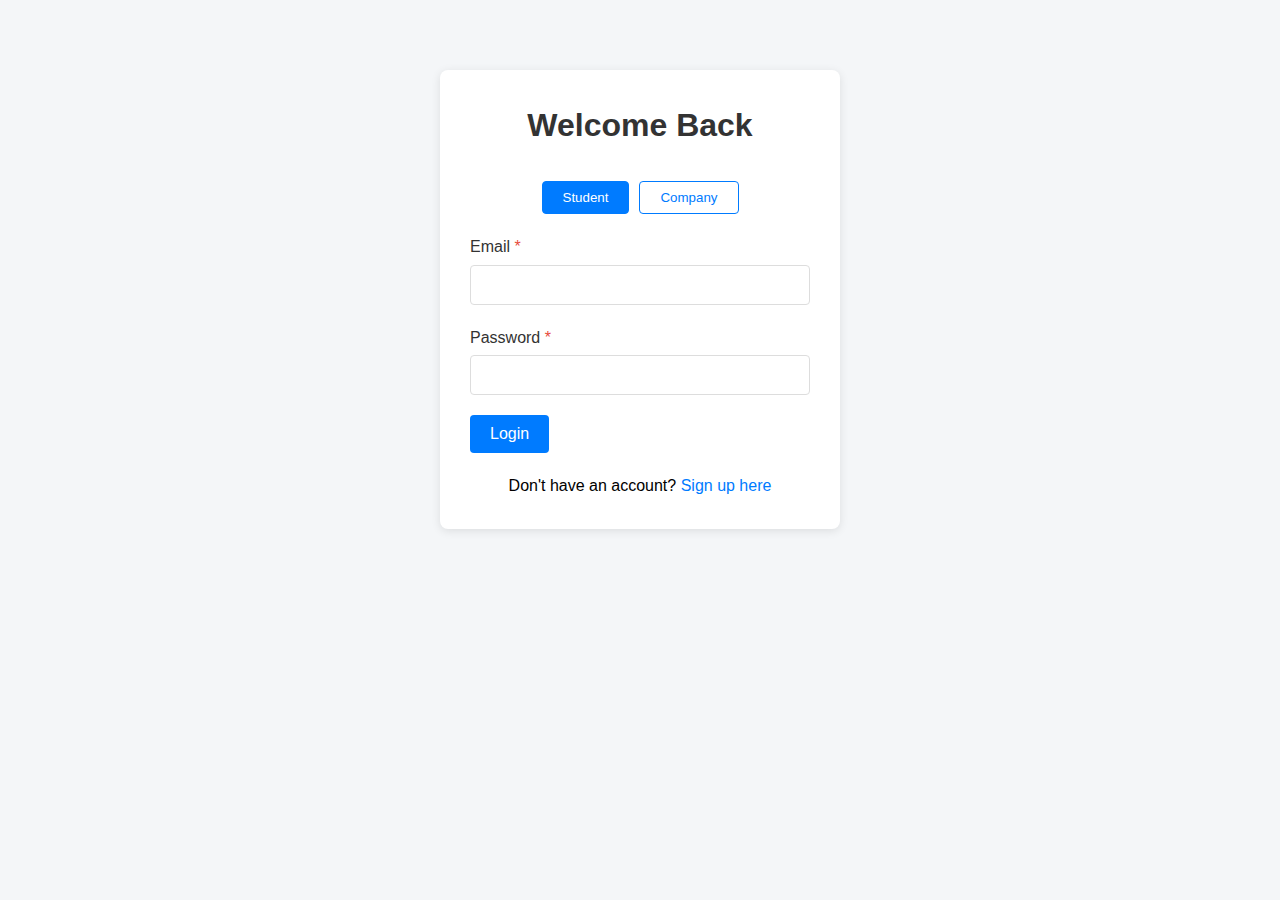
<file: index.html>
<!DOCTYPE html>
<html lang="en">
<head>
    <meta charset="UTF-8">
    <meta name="viewport" content="width=device-width, initial-scale=1.0">
    <title>Login - Student-Company Portal</title>
    <link rel="stylesheet" href="css/style.css">
    <link rel="stylesheet" href="css/auth.css">
</head>
<body>
    <div class="container">
        <div class="auth-box">
            <h1>Welcome Back</h1>
            
            <div class="user-type-selector">
                <button class="user-type active" data-type="student">Student</button>
                <button class="user-type" data-type="company">Company</button>
            </div>

            <form id="login-form">
                <div class="form-group">
                    <label for="email">Email</label>
                    <input type="email" id="email" required>
                    <span class="error-message" id="email-error"></span>
                </div>

                <div class="form-group">
                    <label for="password">Password</label>
                    <input type="password" id="password" required>
                    <span class="error-message" id="password-error"></span>
                </div>

                <div class="form-group">
                    <span class="error-message" id="login-error"></span>
                </div>

                <button type="submit" class="btn-primary">Login</button>
            </form>

            <p class="auth-link">Don't have an account? <a href="signup.html">Sign up here</a></p>
        </div>
    </div>
    <script src="js/login.js"></script>
</body>
</html>
</file>
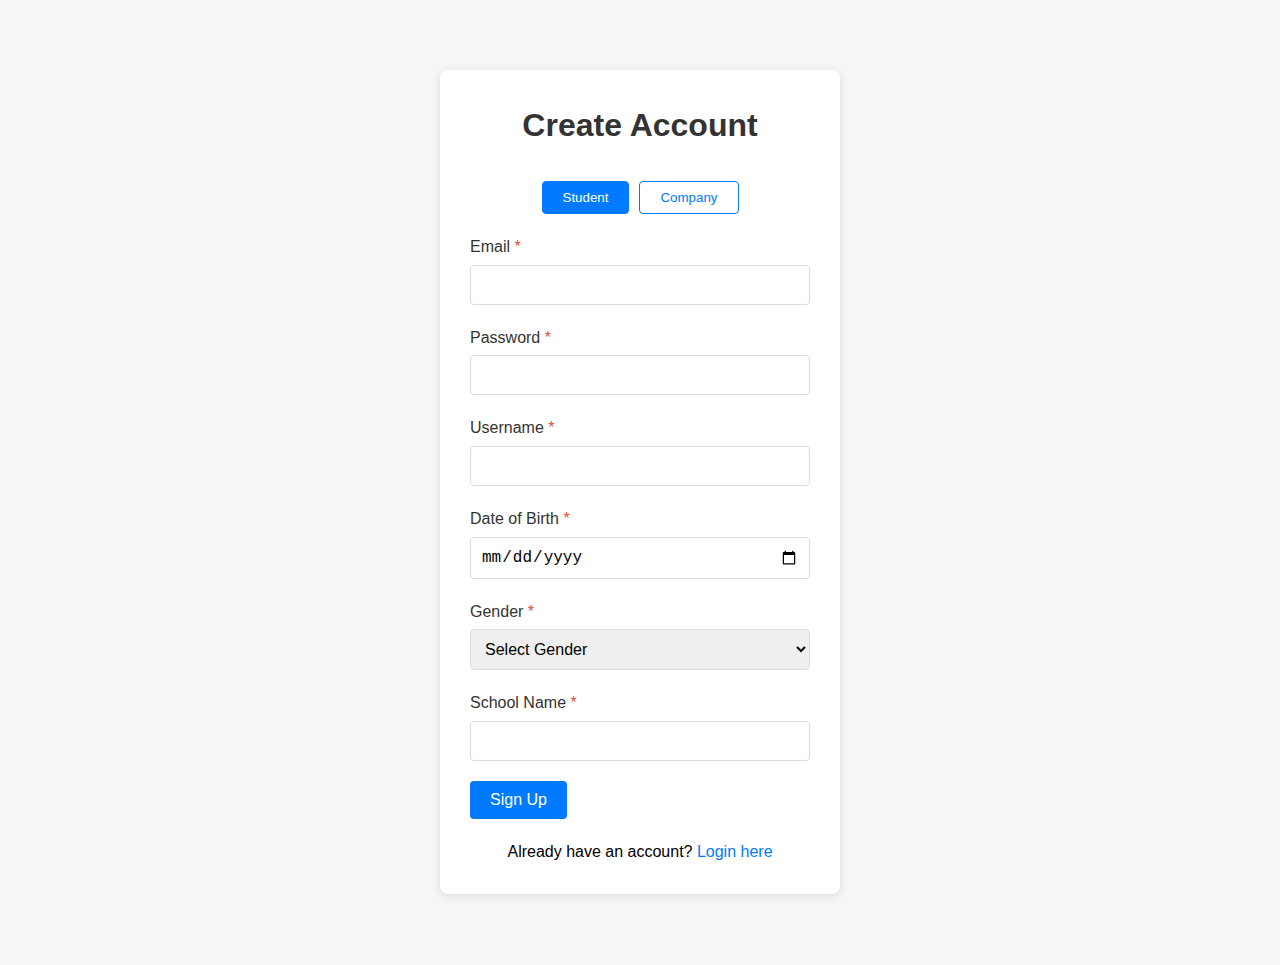
<file: signup.html>
<!DOCTYPE html>
<html lang="en">
<head>
    <meta charset="UTF-8">
    <meta name="viewport" content="width=device-width, initial-scale=1.0">
    <title>Sign Up - Student-Company Portal</title>
    <link rel="stylesheet" href="css/style.css">
    <link rel="stylesheet" href="css/auth.css">
</head>
<body>
    <div class="container">
        <div class="auth-box">
            <h1>Create Account</h1>
            
            <div class="user-type-selector">
                <button type="button" class="user-type active" data-type="student">Student</button>
                <button type="button" class="user-type" data-type="company">Company</button>
            </div>

            <form id="signup-form" onsubmit="return false;">
                <!-- Common Fields -->
                <div class="form-group">
                    <label for="email">Email</label>
                    <input type="email" id="email" name="email" required>
                    <span class="error-message" id="email-error"></span>
                </div>

                <div class="form-group">
                    <label for="password">Password</label>
                    <input type="password" id="password" name="password" required>
                    <span class="error-message" id="password-error"></span>
                </div>

                <div class="form-group">
                    <label for="username">Username</label>
                    <input type="text" id="username" name="username" required>
                    <span class="error-message" id="username-error"></span>
                </div>

                <!-- Student Fields -->
                <div id="student-fields">
                    <div class="form-group">
                        <label for="dob">Date of Birth</label>
                        <input type="date" id="dob" name="dob" required>
                        <span class="error-message" id="dob-error"></span>
                    </div>

                    <div class="form-group">
                        <label for="gender">Gender</label>
                        <select id="gender" name="gender" required>
                            <option value="">Select Gender</option>
                            <option value="male">Male</option>
                            <option value="female">Female</option>
                            <option value="other">Other</option>
                        </select>
                        <span class="error-message" id="gender-error"></span>
                    </div>

                    <div class="form-group">
                        <label for="school">School Name</label>
                        <input type="text" id="school" name="school" required>
                        <span class="error-message" id="school-error"></span>
                    </div>
                </div>

                <!-- Company Fields -->
                <div id="company-fields" style="display: none;">
                    <div class="form-group">
                        <label for="company-name">Company Name</label>
                        <input type="text" id="company-name" name="company-name" required>
                        <span class="error-message" id="company-name-error"></span>
                    </div>

                    <div class="form-group">
                        <label for="contact">Contact Number</label>
                        <input type="tel" id="contact" name="contact" required>
                        <span class="error-message" id="contact-error"></span>
                    </div>
                </div>

                <div class="form-group">
                    <span class="error-message" id="general-error"></span>
                </div>

                <button type="submit" class="btn-primary" onclick="document.getElementById('signup-form').dispatchEvent(new Event('submit'))">Sign Up</button>
            </form>

            <p class="auth-link">Already have an account? <a href="index.html">Login here</a></p>
        </div>
    </div>
    <script src="js/signup.js"></script>
</body>
</html>
</file>
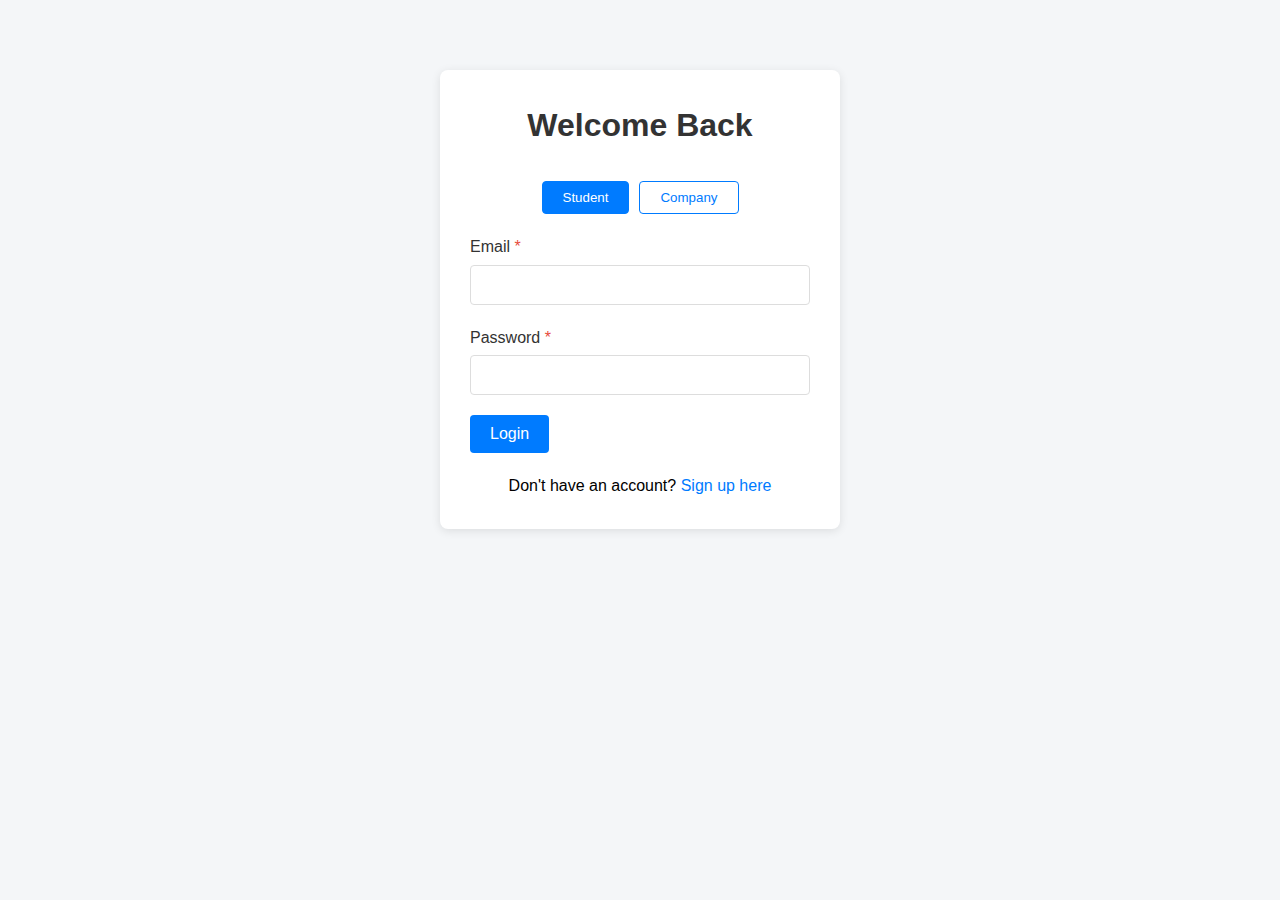
<file: dashboards/company.html>
<!DOCTYPE html>
<html lang="en">
<head>
    <meta charset="UTF-8">
    <meta name="viewport" content="width=device-width, initial-scale=1.0">
    <title>Company Dashboard</title>
    <link rel="stylesheet" href="../css/style.css">
    <link rel="stylesheet" href="../css/company-dashboard.css">
</head>
<body>
    <div class="container">
        <header class="dashboard-header">
            <h1>Company Dashboard</h1>
            <div class="user-info">
                <span id="company-name"></span>
                <button class="btn-logout" onclick="logout()">Logout</button>
            </div>
        </header>

        <main>
            <div class="programming-languages">
                <!-- Programming languages will be populated here -->
            </div>
        </main>
    </div>

    <script src="../js/dummy-data.js"></script>
    <script>
        document.addEventListener('DOMContentLoaded', function() {
            // Check if user is logged in
            const user = JSON.parse(localStorage.getItem('currentUser'));
            if (!user || user.type !== 'company') {
                window.location.href = '../index.html';
                return;
            }

            // Display company name
            document.getElementById('company-name').textContent = user.username;

            // Sort languages alphabetically
            const sortedLanguages = [...programmingLanguages].sort((a, b) => 
                a.name.localeCompare(b.name)
            );

            // Create dummy student data
            const students = [
                {
                    id: 1,
                    name: "John Doe",
                    profilePic: "https://via.placeholder.com/50",
                    progress: {
                        "JavaScript": calculateProgress(0.8),
                        "Python": calculateProgress(0.6),
                        "Java": calculateProgress(0.4),
                        "C++": calculateProgress(0.3),
                        "SQL": calculateProgress(0.9)
                    }
                },
                {
                    id: 2,
                    name: "Jane Smith",
                    profilePic: "https://via.placeholder.com/50",
                    progress: {
                        "JavaScript": calculateProgress(0.9),
                        "Python": calculateProgress(0.7),
                        "Java": calculateProgress(0.5),
                        "C++": calculateProgress(0.6),
                        "SQL": calculateProgress(0.8)
                    }
                },
                {
                    id: 3,
                    name: "Bob Wilson",
                    profilePic: "https://via.placeholder.com/50",
                    progress: {
                        "JavaScript": calculateProgress(0.5),
                        "Python": calculateProgress(0.8),
                        "Java": calculateProgress(0.7),
                        "C++": calculateProgress(0.4),
                        "SQL": calculateProgress(0.6)
                    }
                }
            ];

            // Render languages and student progress
            const languagesContainer = document.querySelector('.programming-languages');
            sortedLanguages.forEach(language => {
                const languageSection = document.createElement('div');
                languageSection.className = 'language-section';
                
                // Sort students by their progress in this language
                const sortedStudents = [...students].sort((a, b) => 
                    b.progress[language.name].score - a.progress[language.name].score
                );

                languageSection.innerHTML = `
                    <div class="language-header">
                        <h2>${language.name}</h2>
                    </div>
                    <div class="students-list">
                        ${sortedStudents.map(student => `
                            <div class="student-card">
                                <img src="${student.profilePic}" alt="${student.name}" class="student-profile-pic">
                                <div class="student-info">
                                    <h3>${student.name}</h3>
                                    <div class="progress-bar">
                                        <div class="progress-fill" style="width: ${student.progress[language.name].score}%"></div>
                                    </div>
                                    <p class="progress-text">Progress: ${student.progress[language.name].score}%</p>
                                </div>
                            </div>
                        `).join('')}
                    </div>
                `;

                languagesContainer.appendChild(languageSection);
            });
        });

        function calculateProgress(completion) {
            return {
                score: Math.round(completion * 100),
                completedTopics: Math.floor(completion * 10)
            };
        }

        function logout() {
            localStorage.removeItem('currentUser');
            window.location.href = '../index.html';
        }
    </script>
</body>
</html>
</file>
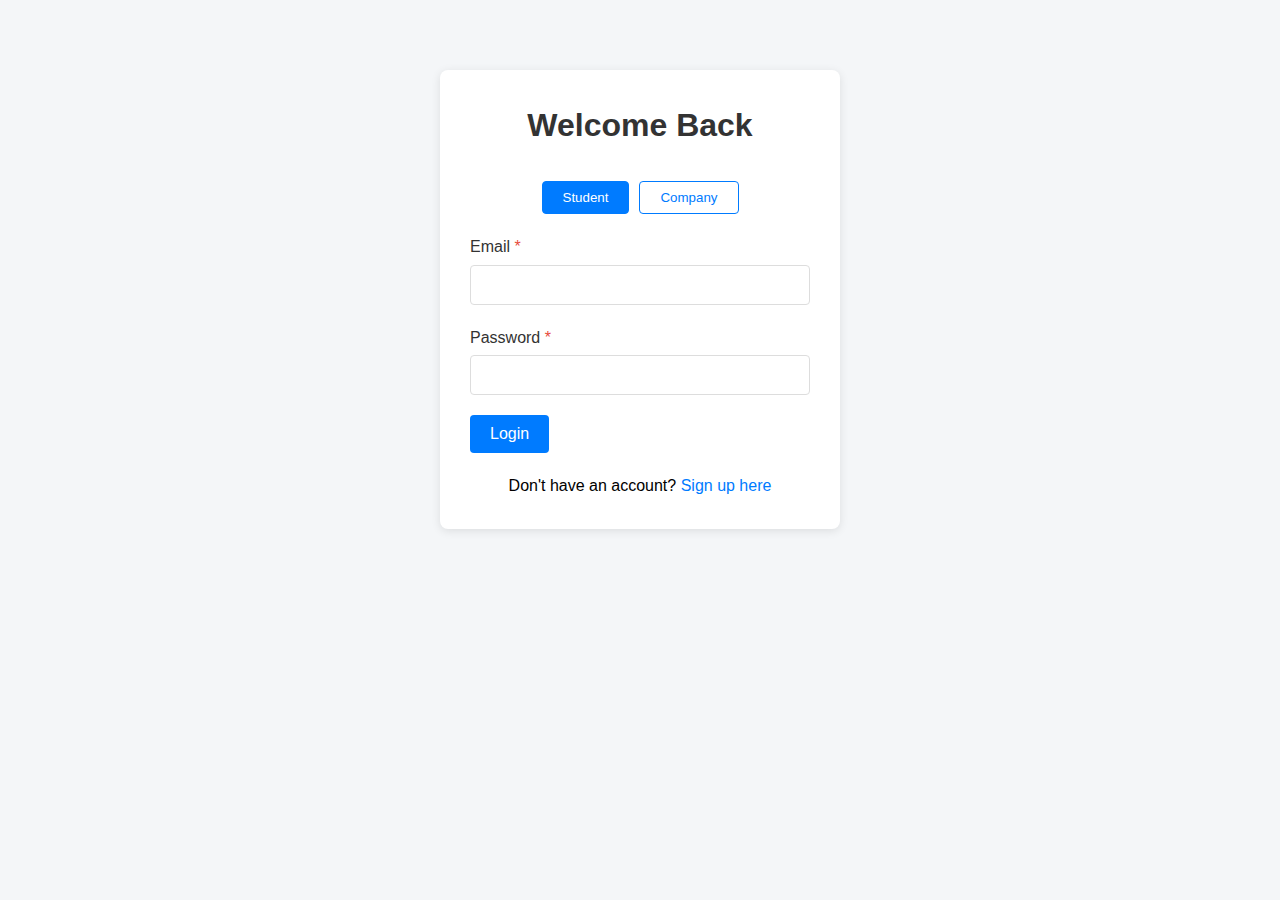
<file: dashboards/student.html>
<!DOCTYPE html>
<html lang="en">
<head>
    <meta charset="UTF-8">
    <!DOCTYPE html>
<html lang="en">
<head>
    <meta charset="UTF-8">
    <meta name="viewport" content="width=device-width, initial-scale=1.0">
    <title>Student Dashboard</title>
    <link rel="stylesheet" href="../css/style.css">
    <link rel="stylesheet" href="../css/student-dashboard.css">
</head>
<body>
    <div class="container">
        <header class="dashboard-header">
            <h1>Student Dashboard</h1>
            <div class="user-info">
                <span id="student-name"></span>
                <button class="btn-logout" onclick="logout()">Logout</button>
            </div>
        </header>

        <main>
            <div class="programming-languages">
                <!-- Programming languages will be populated here -->
            </div>
        </main>
    </div>

    <!-- Topic Modal -->
    <div id="topic-modal" class="modal">
        <div class="modal-content">
            <div class="modal-header">
                <h2 id="modal-title"></h2>
                <span class="close">&times;</span>
            </div>
            <div class="modal-body">
                <div class="topic-sections">
                    <section class="description-section">
                        <h3>Description</h3>
                        <div id="topic-description"></div>
                    </section>

                    <section class="examples-section">
                        <h3>Examples</h3>
                        <div id="topic-examples"></div>
                    </section>

                    <section class="questions-section">
                        <h3>Questions</h3>
                        <div id="topic-questions"></div>
                    </section>

                    <section class="submission-section">
                        <h3>Your Submission</h3>
                        <div class="file-upload">
                            <input type="file" id="solution-file" accept=".js,.py,.java,.txt">
                            <div class="file-controls">
                                <button class="btn-primary" id="btn-upload">Upload Solution</button>
                                <button class="btn-secondary" id="btn-edit" style="display: none;">Edit</button>
                                <button class="btn-danger" id="btn-delete" style="display: none;">Delete</button>
                                <button class="btn-warning" id="btn-reset">Reset</button>
                            </div>
                        </div>
                        <div id="current-file-info"></div>
                    </section>
                </div>
            </div>
        </div>
    </div>

    <script src="../js/dummy-data.js"></script>
    <script src="../js/student-dashboard.js"></script>
</body>
</html>
</file>
<file: css/auth.css>
.auth-box {
    background: white;
    max-width: 400px;
    margin: 50px auto;
    padding: 30px;
    border-radius: 8px;
    box-shadow: 0 2px 10px rgba(0, 0, 0, 0.1);
}

.auth-box h1 {
    text-align: center;
    margin-bottom: 30px;
    color: #333;
}

.user-type-selector {
    display: flex;
    justify-content: center;
    gap: 10px;
    margin-bottom: 20px;
}

.user-type {
    padding: 8px 20px;
    border: 1px solid #007bff;
    background: none;
    color: #007bff;
    cursor: pointer;
    border-radius: 4px;
}

.user-type.active {
    background: #007bff;
    color: white;
}

.form-group {
    margin-bottom: 20px;
    position: relative;
}

.form-group label {
    display: block;
    margin-bottom: 5px;
    color: #333;
}

.form-group input,
.form-group select {
    width: 100%;
    padding: 10px;
    border: 1px solid #ddd;
    border-radius: 4px;
    font-size: 16px;
}

.form-group input:focus,
.form-group select:focus {
    outline: none;
    border-color: #007bff;
    box-shadow: 0 0 0 2px rgba(0,123,255,0.25);
}

/* Required field indicator */
label[for]:after {
    content: " *";
    color: #e74c3c;
}

.auth-link {
    text-align: center;
    margin-top: 20px;
}

.auth-link a {
    color: #007bff;
    text-decoration: none;
}

.auth-link a:hover {
    text-decoration: underline;
}

.error-message {
    color: #dc3545;
    font-size: 0.875rem;
    margin-top: 0.25rem;
    display: none;
}

.form-group.error input,
.form-group.error select {
    border-color: #dc3545;
}

.form-group.error .error-message {
    display: block;
}

#login-error {
    text-align: center;
    margin-bottom: 1rem;
}
</file>
<file: css/company-dashboard.css>
/* Header Styles */
.dashboard-header {
    background: #2c3e50;
    color: white;
    padding: 1rem 0;
    margin-bottom: 2rem;
}

.dashboard-header .container {
    display: flex;
    justify-content: space-between;
    align-items: center;
}

.user-info {
    display: flex;
    align-items: center;
    gap: 1rem;
}

#company-name {
    font-weight: bold;
}

/* Main Content */
main {
    padding: 20px;
    background: white;
    border-radius: 8px;
    box-shadow: 0 2px 4px rgba(0,0,0,0.1);
}

/* Logout Button */
.btn-logout {
    background: #e74c3c;
    color: white;
    border: none;
    padding: 0.5rem 1rem;
    border-radius: 4px;
    cursor: pointer;
    transition: background-color 0.3s ease;
}

.btn-logout:hover {
    background: #c0392b;
}

/* Programming Languages Section */
.programming-languages {
    display: flex;
    flex-direction: column;
    gap: 2rem;
}

.language-section {
    background: white;
    border-radius: 8px;
    box-shadow: 0 2px 4px rgba(0,0,0,0.1);
    overflow: hidden;
}

.language-header {
    background: #f8f9fa;
    padding: 1rem;
    border-bottom: 1px solid #dee2e6;
}

.language-header h2 {
    margin: 0;
    color: #2c3e50;
}

/* Students List */
.students-list {
    padding: 1rem;
}

.student-card {
    display: flex;
    align-items: center;
    padding: 1rem;
    border: 1px solid #dee2e6;
    border-radius: 4px;
    margin-bottom: 1rem;
    transition: transform 0.2s ease, box-shadow 0.2s ease;
}

.student-card:hover {
    transform: translateY(-2px);
    box-shadow: 0 4px 6px rgba(0,0,0,0.1);
}

.student-card:last-child {
    margin-bottom: 0;
}

.student-profile-pic {
    width: 50px;
    height: 50px;
    border-radius: 50%;
    margin-right: 1rem;
    object-fit: cover;
}

.student-info {
    flex-grow: 1;
}

.student-info h3 {
    margin: 0 0 0.5rem 0;
    color: #2c3e50;
}

/* Progress Bar */
.progress-bar {
    height: 8px;
    background: #e9ecef;
    border-radius: 4px;
    overflow: hidden;
    margin-bottom: 0.5rem;
}

.progress-fill {
    height: 100%;
    background: #28a745;
    transition: width 0.3s ease;
}

.progress-text {
    color: #6c757d;
    font-size: 0.875rem;
    margin: 0;
}

/* Responsive Design */
@media (max-width: 768px) {
    .student-card {
        flex-direction: column;
        text-align: center;
    }

    .student-profile-pic {
        margin: 0 0 1rem 0;
    }

    .student-info {
        width: 100%;
    }
}

/* Empty State */
.no-students {
    text-align: center;
    padding: 2rem;
    color: #6c757d;
}

/* Loading State */
.loading {
    text-align: center;
    padding: 2rem;
}

.loading::after {
    content: "Loading...";
    color: #6c757d;
}
</file>
<file: css/student-dashboard.css>
/* Dashboard Layout */
.dashboard-header {
    background: #2c3e50;
    color: white;
    padding: 1rem 0;
    margin-bottom: 2rem;
}

.dashboard-header .container {
    display: flex;
    justify-content: space-between;
    align-items: center;
}

.user-info {
    display: flex;
    align-items: center;
    gap: 1rem;
}

/* Programming Languages Section */
.programming-languages {
    display: flex;
    flex-direction: column;
    gap: 2rem;
}

.language-card {
    background: white;
    border-radius: 8px;
    box-shadow: 0 2px 4px rgba(0,0,0,0.1);
    overflow: hidden;
}

.language-header {
    background: #f8f9fa;
    padding: 1rem;
    border-bottom: 1px solid #dee2e6;
    display: flex;
    justify-content: space-between;
    align-items: center;
}

.progress-bar {
    width: 200px;
    height: 8px;
    background: #e9ecef;
    border-radius: 4px;
    overflow: hidden;
}

.progress-fill {
    height: 100%;
    background: #28a745;
    transition: width 0.3s ease;
}

/* Topics Grid */
.topics-grid {
    display: grid;
    grid-template-columns: repeat(auto-fill, minmax(250px, 1fr));
    gap: 1rem;
    padding: 1rem;
}

.topic-card {
    border: 1px solid #dee2e6;
    border-radius: 4px;
    padding: 1rem;
    cursor: pointer;
    transition: all 0.2s ease;
    position: relative;
    overflow: hidden;
}

.topic-card:hover {
    transform: translateY(-2px);
    box-shadow: 0 4px 6px rgba(0,0,0,0.1);
}

.topic-card::after {
    content: '';
    position: absolute;
    top: 0;
    left: 0;
    width: 100%;
    height: 4px;
}

.topic-card.completed::after {
    background-color: #28a745;
}

.topic-card.pending::after {
    background-color: #ffc107;
}

.topic-card.not_started::after {
    background-color: #6c757d;
}

.progress-info {
    display: flex;
    align-items: center;
    gap: 1rem;
    margin-top: 0.5rem;
}

.progress-bar {
    flex-grow: 1;
    height: 8px;
    background: #e9ecef;
    border-radius: 4px;
    overflow: hidden;
}

.progress-fill {
    height: 100%;
    background: #28a745;
    transition: width 0.3s ease;
}

/* Topic Status Colors */
.topic-card.completed {
    border-left: 4px solid #28a745;
}

.topic-card.pending {
    border-left: 4px solid #ffc107;
}

.topic-card.not-started {
    border-left: 4px solid #6c757d;
}

/* Modal Styles */
.modal {
    display: none;
    position: fixed;
    top: 0;
    left: 0;
    width: 100%;
    height: 100%;
    background: rgba(0,0,0,0.5);
    z-index: 1000;
}

.modal-content {
    background: white;
    width: 90%;
    max-width: 800px;
    margin: 2rem auto;
    border-radius: 8px;
    max-height: 90vh;
    overflow-y: auto;
}

.modal-header {
    padding: 1rem;
    border-bottom: 1px solid #dee2e6;
    display: flex;
    justify-content: space-between;
    align-items: center;
}

.modal-body {
    padding: 1rem;
}

.topic-sections {
    display: flex;
    flex-direction: column;
    gap: 2rem;
}

.topic-sections section {
    padding: 1rem;
    background: #f8f9fa;
    border-radius: 4px;
}

/* File Upload Section */
.file-upload {
    margin-top: 1rem;
    padding: 1rem;
    border: 2px dashed #dee2e6;
    border-radius: 4px;
}

.file-controls {
    margin-top: 1rem;
    display: flex;
    gap: 0.5rem;
}

#current-file-info {
    margin-top: 1rem;
    padding: 0.5rem;
    background: #f8f9fa;
    border-radius: 4px;
}

/* Buttons */
.btn-logout {
    background: #dc3545;
    color: white;
    border: none;
    padding: 0.5rem 1rem;
    border-radius: 4px;
    cursor: pointer;
}

.btn-primary {
    background: #007bff;
    color: white;
}

.btn-secondary {
    background: #6c757d;
    color: white;
}

.btn-danger {
    background: #dc3545;
    color: white;
}

.btn-warning {
    background: #ffc107;
    color: #212529;
}

.close {
    font-size: 1.5rem;
    cursor: pointer;
}

/* Code Examples */
pre {
    background: #f8f9fa;
    padding: 1rem;
    border-radius: 4px;
    overflow-x: auto;
}

.solution-file {
    width: 100%;
    padding: 0.5rem;
    border: 1px solid #dee2e6;
    border-radius: 4px;
}
</file>
<file: css/style.css>
/* Reset and common styles */
* {
    margin: 0;
    padding: 0;
    box-sizing: border-box;
}

body {
    font-family: Arial, sans-serif;
    line-height: 1.6;
    background-color: #f4f6f8;
}

.container {
    max-width: 1200px;
    margin: 0 auto;
    padding: 20px;
}

.btn-primary {
    background-color: #007bff;
    color: white;
    padding: 10px 20px;
    border: none;
    border-radius: 4px;
    cursor: pointer;
    font-size: 16px;
}

.btn-primary:hover {
    background-color: #0056b3;
}
</file>
